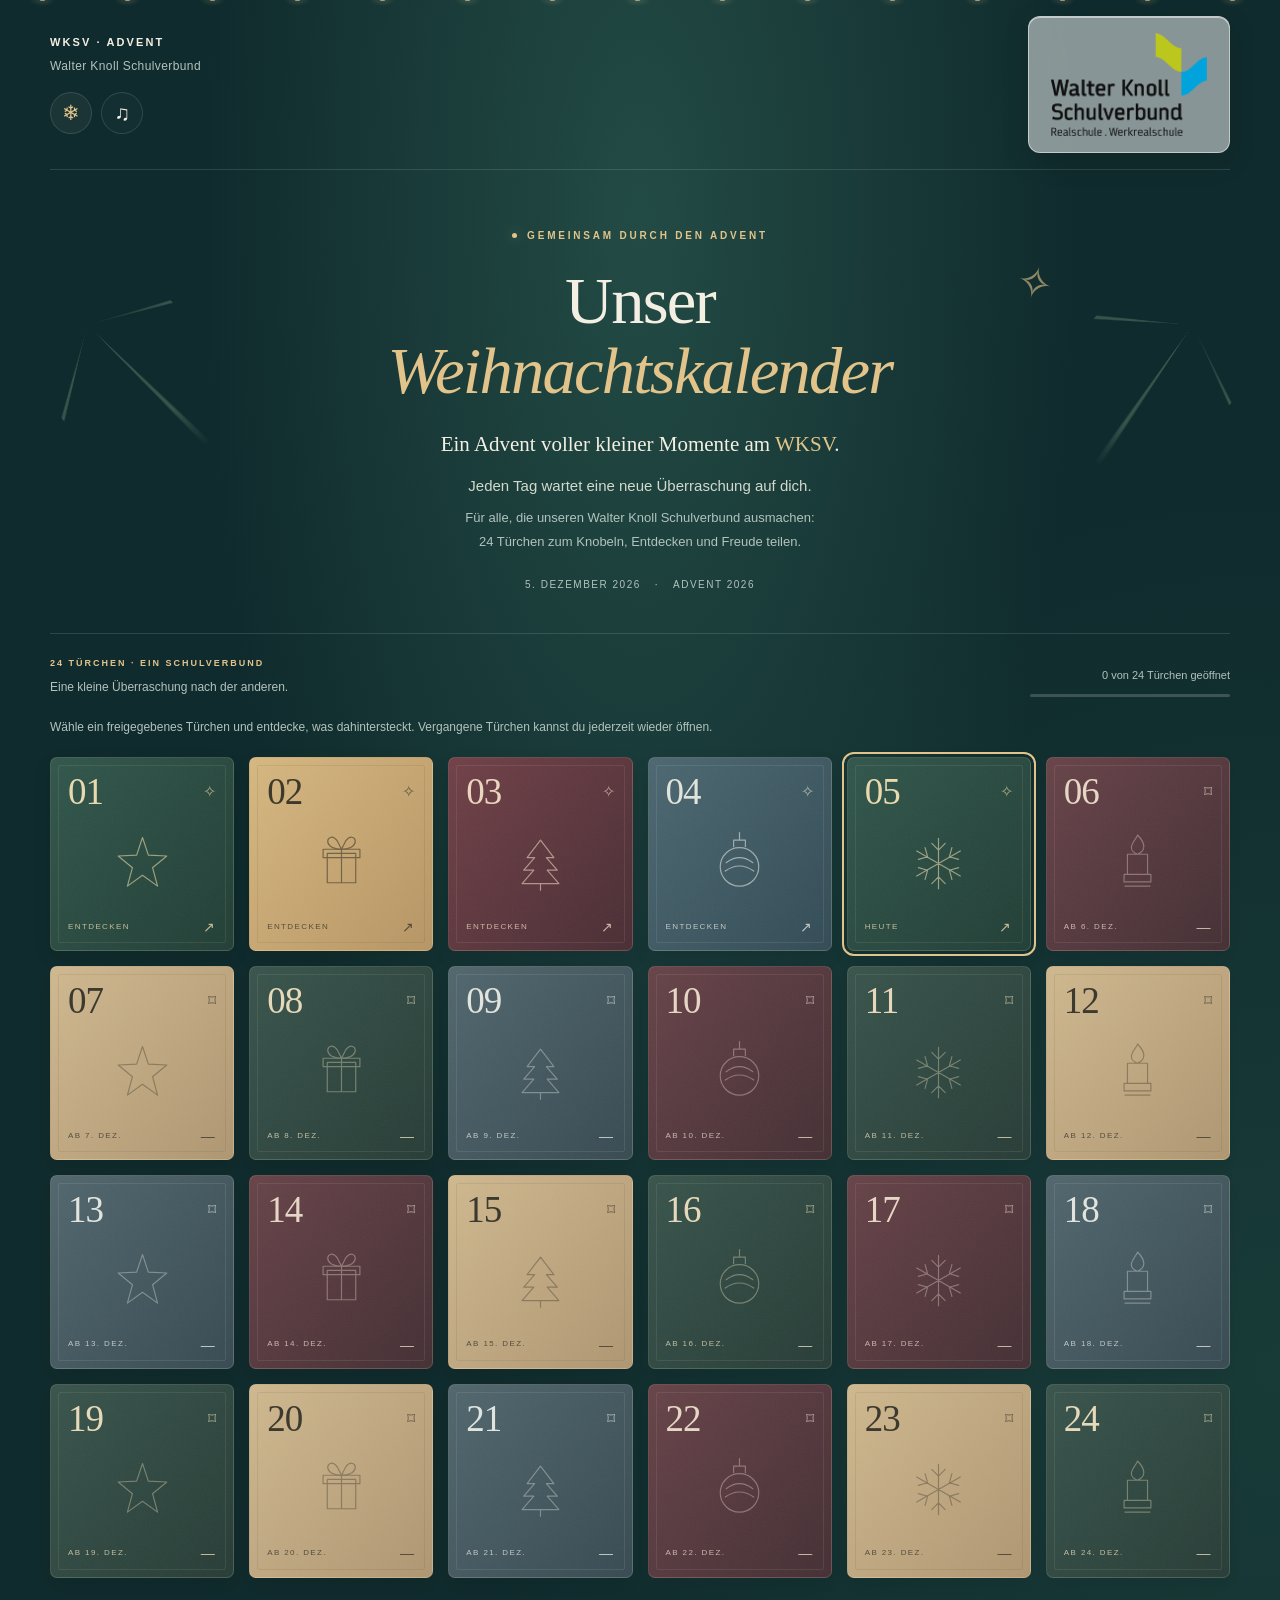
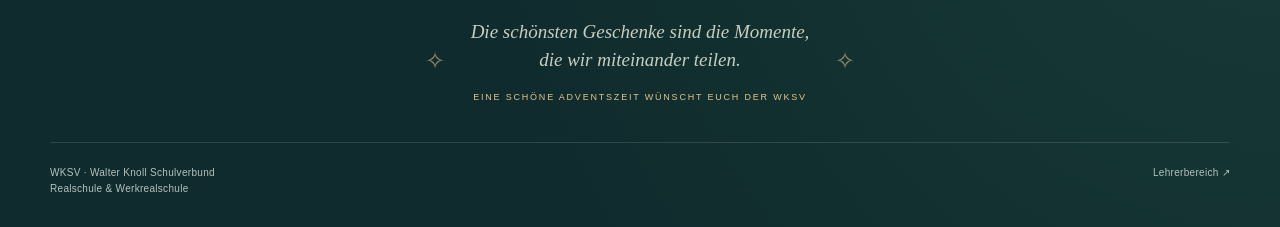
<file: index.html>
<!doctype html>
<html lang="de">
<head>
  <meta charset="utf-8">
  <meta name="viewport" content="width=device-width, initial-scale=1">
  <meta name="theme-color" content="#102f30">
  <meta name="description" content="Der Weihnachtskalender des WKSV – Walter Knoll Schulverbund. 24 Türchen voller Rätsel, Ideen und Überraschungen für unsere Schulgemeinschaft.">
  <title>WKSV · Unser Weihnachtskalender</title>
  <link rel="icon" href="./assets/star.svg" type="image/svg+xml">
  <link rel="stylesheet" href="./style.css">
  <script type="module" src="./app.js"></script>
</head>
<body class="school-calendar">
  <div class="snow" aria-hidden="true"></div>
  <div class="light-string" aria-hidden="true"></div>
  <header class="topbar wrap">
    <div class="header-intro">
      <a class="brand" href="./index.html"><span class="brand-text"><span class="brand-name">WKSV · ADVENT</span><span class="brand-context">Walter Knoll Schulverbund</span></span></a>
      <div class="top-actions">
        <button id="snow-toggle" class="icon-button" type="button" aria-pressed="true" aria-label="Schneefall ausschalten">❄</button>
        <button id="music-toggle" class="icon-button" type="button" aria-pressed="false" aria-label="Wintermelodie einschalten">♫</button>
      </div>
    </div>
    <a class="school-logo" href="./index.html" aria-label="Walter Knoll Schulverbund – zum Weihnachtskalender"><img src="./assets/wks-logo.png" width="629" height="414" alt="Walter Knoll Schulverbund – Realschule &amp; Werkrealschule"></a>
  </header>
  <main class="wrap">
    <section class="hero" aria-labelledby="page-title">
      <div class="eyebrow"><span></span> GEMEINSAM DURCH DEN ADVENT</div>
      <h1 id="page-title">Unser<br><em>Weihnachtskalender</em></h1>
      <p class="hero-school">Ein Advent voller kleiner Momente am <abbr title="Walter Knoll Schulverbund">WKSV</abbr>.</p>
      <p class="hero-description">Jeden Tag wartet eine neue Überraschung auf dich.</p>
      <p class="hero-welcome">Für alle, die unseren Walter Knoll Schulverbund ausmachen:<br>24 Türchen zum Knobeln, Entdecken und Freude teilen.</p>
      <div class="hero-meta"><span id="current-date"></span><span class="meta-dot">·</span><span id="season-label"></span></div>
      <div class="branch branch-left" aria-hidden="true"></div>
      <div class="branch branch-right" aria-hidden="true"></div>
      <span class="hero-star" aria-hidden="true">✧</span>
    </section>
    <section class="calendar-section" aria-label="Adventskalender mit 24 Türchen">
      <div class="calendar-toolbar">
        <div><span class="section-label">24 TÜRCHEN · EIN SCHULVERBUND</span><p id="availability-note">Der Kalender wird geladen …</p></div>
        <div class="progress-block"><span id="progress-label">0 von 24 Türchen geöffnet</span><progress id="progress" max="24" value="0" aria-label="Geöffnete Türchen"></progress></div>
      </div>
      <p class="calendar-help">Wähle ein freigegebenes Türchen und entdecke, was dahintersteckt. Vergangene Türchen kannst du jederzeit wieder öffnen.</p>
      <div id="calendar-grid" class="calendar-grid" aria-busy="true"></div>
      <p id="app-status" class="status" role="status" aria-live="polite"></p>
    </section>
    <div class="closing-note"><span aria-hidden="true">✧</span><div><p>Die schönsten Geschenke sind die Momente,<br>die wir miteinander teilen.</p><span class="school-signoff">EINE SCHÖNE ADVENTSZEIT WÜNSCHT EUCH DER WKSV</span></div><span aria-hidden="true">✧</span></div>
  </main>
  <footer class="site-footer wrap"><span>WKSV · Walter Knoll Schulverbund<br>Realschule &amp; Werkrealschule</span><a href="./admin.html">Lehrerbereich <span aria-hidden="true">↗</span></a></footer>
  <dialog id="door-dialog" class="door-dialog" aria-labelledby="door-title">
    <button class="dialog-close icon-button" type="button" aria-label="Türchen schließen">×</button>
    <div id="door-content"></div>
  </dialog>
  <noscript><p class="notice wrap">Bitte aktiviere JavaScript, um den Kalender zu verwenden.</p></noscript>
</body>
</html>
</file>
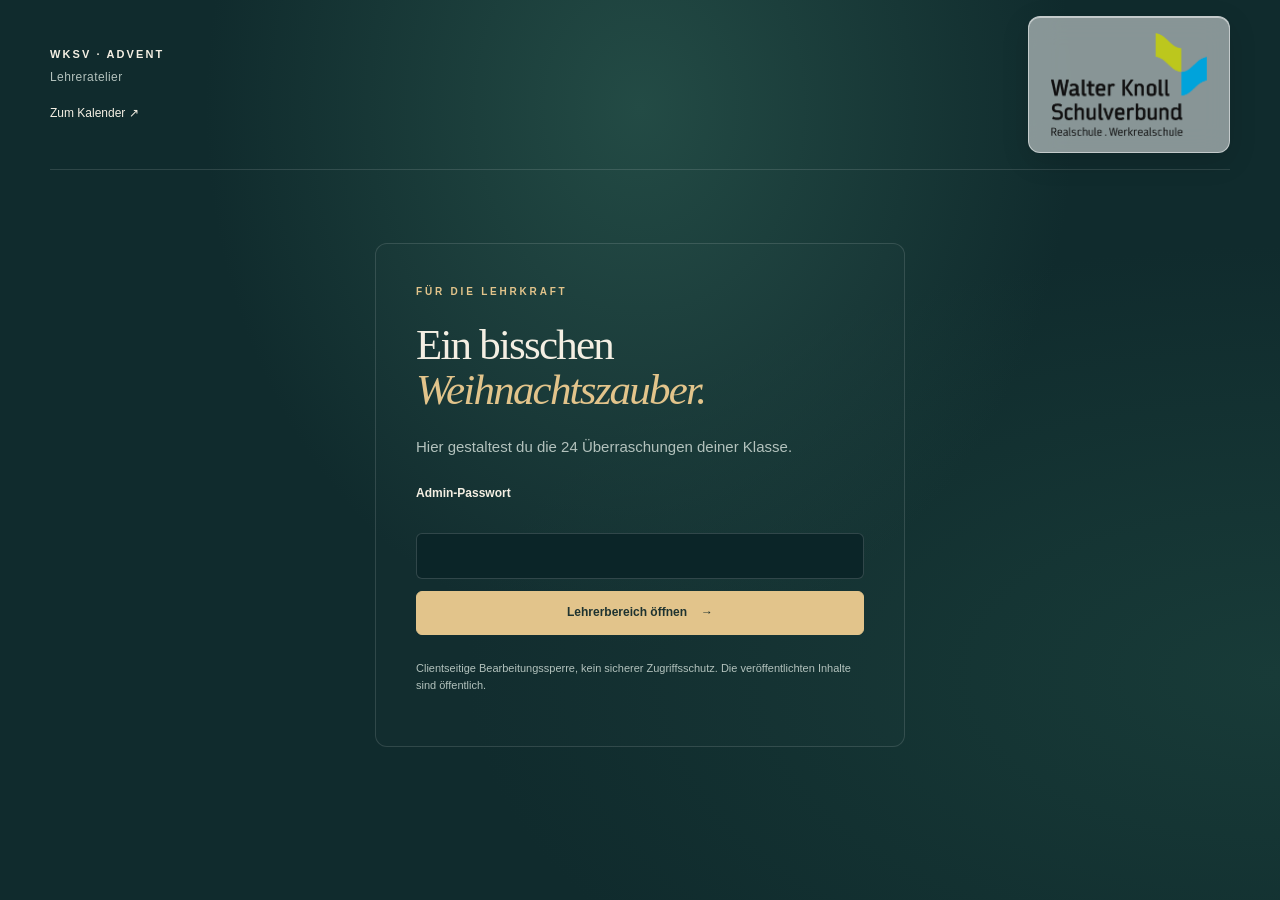
<file: admin.html>
<!doctype html>
<html lang="de">
<head>
  <meta charset="utf-8">
  <meta name="viewport" content="width=device-width, initial-scale=1">
  <meta name="theme-color" content="#102f30">
  <meta name="robots" content="noindex">
  <title>WKSV · Lehrerbereich</title>
  <link rel="icon" href="./assets/star.svg" type="image/svg+xml">
  <link rel="stylesheet" href="./style.css">
  <script type="module" src="./admin.js"></script>
</head>
<body class="admin-page">
  <header class="topbar wrap">
    <div class="header-intro">
      <a class="brand" href="./index.html"><span class="brand-text"><span class="brand-name">WKSV · ADVENT</span><span class="brand-context">Lehreratelier</span></span></a>
      <a class="text-link" href="./index.html">Zum Kalender ↗</a>
    </div>
    <a class="school-logo" href="./index.html" aria-label="Walter Knoll Schulverbund – zum Weihnachtskalender"><img src="./assets/wks-logo.png" width="629" height="414" alt="Walter Knoll Schulverbund – Realschule &amp; Werkrealschule"></a>
  </header>
  <main class="wrap admin-main">
    <section id="login-panel" class="login-panel panel">
      <div class="eyebrow">FÜR DIE LEHRKRAFT</div>
      <h1>Ein bisschen<br><em>Weihnachtszauber.</em></h1>
      <p>Hier gestaltest du die 24 Überraschungen deiner Klasse.</p>
      <form id="login-form">
        <label for="password">Admin-Passwort</label>
        <input id="password" type="password" autocomplete="current-password" required maxlength="256">
        <button class="button primary" type="submit">Lehrerbereich öffnen <span aria-hidden="true">→</span></button>
      </form>
      <p class="small muted">Clientseitige Bearbeitungssperre, kein sicherer Zugriffsschutz. Die veröffentlichten Inhalte sind öffentlich.</p>
    </section>
    <section id="admin-panel" hidden>
      <div class="admin-heading"><div><div class="eyebrow">DEIN KREATIVATELIER</div><h1>Weihnachtskalender <em>verwalten</em></h1></div><button id="logout" class="button" type="button">Abmelden</button></div>
      <div class="notice"><strong>Lokal bearbeiten, bewusst veröffentlichen.</strong> Speichern sichert deinen Entwurf in diesem Browser. Für die Klasse unten mit GitHub verbinden und „Für die Klasse veröffentlichen“ wählen. GitHub Pages aktualisiert die Website anschließend mit etwas Verzögerung. Alternativ weiterhin exportieren und manuell hochladen.</div>
      <section class="settings panel" aria-label="Kalendereinstellungen">
        <label for="calendar-year">Kalenderjahr<input id="calendar-year" type="number" min="2020" max="2100" required></label>
        <label class="check-label"><input id="preview-mode" type="checkbox"> Vorschau-/Testmodus <span class="muted small">(nur hier: alle Türchen testen)</span></label>
        <button id="save-settings" type="button" class="button">Jahr speichern</button>
        <div class="layout-settings">
          <div class="layout-heading"><div><h2>Anordnung im Schülerkalender</h2><p id="order-help" class="small muted">Nur die Positionen werden gemischt. Inhalte und Freigabedaten bleiben beim jeweiligen Türchen. Die neue Anordnung wird sofort lokal gespeichert.</p></div><div class="data-actions"><button id="shuffle-doors" class="button" type="button" aria-describedby="order-help">Türchen mischen</button><button id="sort-doors" class="button" type="button">Nach Datum sortieren</button></div></div>
          <ol id="order-preview" class="order-preview" aria-label="Gespeicherte Türchenreihenfolge im Schülerkalender"></ol>
        </div>
      </section>
      <div class="admin-layout">
        <aside class="panel door-picker"><div class="section-label">24 KLEINE ÜBERRASCHUNGEN</div><h2>Türchen auswählen</h2><div id="admin-grid" class="admin-grid"></div><p class="small muted">Ausgefüllte Türchen sind mit einem Punkt markiert.</p></aside>
        <section class="panel editor-panel" aria-labelledby="editor-heading">
          <div class="editor-top"><h2 id="editor-heading">Türchen 1</h2><span id="save-state" class="small muted">Gespeichert</span></div>
          <form id="door-form">
            <label for="door-title-input">Titel<input id="door-title-input" name="title" maxlength="160" required></label>
            <label for="door-text">Text<textarea id="door-text" name="text" rows="5" maxlength="12000"></textarea></label>
            <div class="form-columns">
              <label for="door-image">Bild-URL<input id="door-image" name="image" type="url" placeholder="https://…" maxlength="2048"></label>
              <label for="image-file">Oder Bild auswählen<input id="image-file" type="file" accept="image/png,image/jpeg,image/webp,image/gif"><span class="small muted">Max. 1 MB; für viele Bilder besser URLs verwenden.</span></label>
            </div>
            <div id="image-preview" class="image-preview" hidden><img alt="Vorschau des ausgewählten Bildes"><button id="remove-image" type="button" class="button small">Bild entfernen</button></div>
            <label for="door-image-alt">Bildbeschreibung (Barrierefreiheit)<input id="door-image-alt" name="imageAlt" maxlength="300"></label>
            <div class="form-columns">
              <label for="door-link">Link-URL<input id="door-link" name="link" type="url" placeholder="https://…" maxlength="2048"></label>
              <label for="door-button">Button-Text<input id="door-button" name="buttonText" placeholder="Überraschung entdecken" maxlength="80"></label>
            </div>
            <label for="door-video">Video-URL<input id="door-video" name="video" type="url" placeholder="YouTube, Vimeo oder direktes MP4/WebM" maxlength="2048"><span class="small muted">Externe Videos werden erst nach einem bewussten Klick geladen.</span></label>
            <label for="door-task">Aufgabe / Rätsel<textarea id="door-task" name="task" rows="3" maxlength="6000"></textarea></label>
            <label for="door-answer">Optionale Lösung<textarea id="door-answer" name="answer" rows="2" maxlength="6000"></textarea></label>
            <div class="form-columns">
              <label for="door-release">Verfügbarkeit<select id="door-release" name="release"><option value="date">Automatisch ab dem Dezemberdatum</option><option value="open">Jetzt freigeben (auch vor dem Datum)</option><option value="locked">Gesperrt lassen</option></select></label>
              <label for="door-theme">Türchenfarbe<select id="door-theme" name="theme"><option value="pine">Tannengrün</option><option value="berry">Bordeaux</option><option value="gold">Goldpapier</option><option value="frost">Winterblau</option></select></label>
            </div>
            <div class="editor-actions"><button class="button primary" type="submit">Änderungen speichern</button><button id="preview-door" class="button" type="button">Vorschau</button><button id="reset-door" class="button danger" type="button">Türchen zurücksetzen</button></div>
          </form>
        </section>
      </div>
      <section class="panel github-panel" aria-labelledby="github-heading">
        <div class="editor-top"><h2 id="github-heading">Für die Klasse veröffentlichen</h2><span id="github-connection" class="small muted" role="status">Nicht verbunden</span></div>
        <p class="small muted">Ziel: Jubitwo/klassenmomente-adventskalender · main. GitHub prüft deine Schreibberechtigung. Veröffentlicht werden alle lokal gespeicherten Inhalte und die Türchenanordnung, nicht das Passwort.</p>
        <details><summary>Einmalig ein GitHub-Token einrichten</summary><ol class="small muted"><li>In GitHub unter Settings → Developer settings → Personal access tokens → Fine-grained tokens ein neues Token erstellen.</li><li>Resource owner: Jubitwo; Repository access: Only select repositories → klassenmomente-adventskalender.</li><li>Repository permissions: Contents → Read and write. Kurzes Ablaufdatum wählen. Keine weiteren Schreibrechte nötig.</li><li>Token nur unten eingeben, niemals im Chat, in Kalenderinhalten oder im Repository hinterlegen. Weitere Lehrkräfte benötigen eigene GitHub-Schreibrechte und eigene Tokens.</li></ol><a href="https://github.com/settings/personal-access-tokens/new" target="_blank" rel="noopener noreferrer" class="text-link">Token-Einstellungen auf GitHub öffnen ↗</a></details>
        <form id="github-form" class="github-form">
          <label for="github-token">GitHub-Zugriffstoken (nur für diese Sitzung)<input id="github-token" type="password" autocomplete="off" autocapitalize="off" spellcheck="false" required maxlength="255" aria-describedby="github-token-note"></label>
          <button id="github-connect" class="button" type="submit">Mit GitHub verbinden</button>
        </form>
        <p id="github-token-note" class="small muted">Das Token bleibt nur im Arbeitsspeicher und wird beim Neuladen, Abmelden oder Trennen verworfen. Es wird ausschließlich an api.github.com gesendet. Nur auf einem vertrauenswürdigen Gerät verwenden.</p>
        <div class="data-actions"><button id="github-load" class="button" type="button" disabled>GitHub-Stand laden</button><button id="github-publish" class="button primary" type="button" disabled>Für die Klasse veröffentlichen</button><button id="github-disconnect" class="button" type="button" disabled>Verbindung trennen</button></div>
        <p id="github-result" class="small" role="status" aria-live="polite"></p>
        <a class="text-link" href="https://github.com/Jubitwo/klassenmomente-adventskalender/actions" target="_blank" rel="noopener noreferrer">Veröffentlichungsstatus auf GitHub prüfen ↗</a>
      </section>
      <section class="panel data-panel"><div><h2>Lokale Sicherungen</h2><p class="muted small">Export enthält die Kalenderinhalte, nicht das Passwort oder persönliche Öffnungen.</p></div><div class="data-actions"><button id="export" class="button" type="button">Alle Daten exportieren ↓</button><label class="button file-button">Daten importieren ↑<input id="import" type="file" accept=".json,application/json"></label><button id="reset-all" class="button danger" type="button">Kalender zurücksetzen</button></div></section>
      <details class="panel password-panel"><summary>Admin-Passwort ändern</summary><form id="password-form"><label>Aktuelles Passwort<input name="currentPassword" type="password" autocomplete="current-password" required></label><label>Neues Passwort (mindestens 12 Zeichen)<input name="newPassword" type="password" autocomplete="new-password" minlength="12" maxlength="256" required></label><label>Neues Passwort wiederholen<input name="confirmPassword" type="password" autocomplete="new-password" minlength="12" maxlength="256" required></label><button class="button" type="submit">Passwort ändern & Konfiguration herunterladen</button><p class="small muted">Lokal sofort wirksam. Für andere Geräte die heruntergeladene auth-config.js im Repository ersetzen. Das ist weiterhin kein echter Zugriffsschutz.</p></form></details>
    </section>
    <p id="admin-status" class="status" role="status" aria-live="polite"></p>
  </main>
  <dialog id="door-dialog" class="door-dialog" aria-labelledby="door-title"><button class="dialog-close icon-button" type="button" aria-label="Vorschau schließen">×</button><div id="door-content"></div></dialog>
  <noscript><p class="notice wrap">Bitte aktiviere JavaScript für den Lehrerbereich.</p></noscript>
</body>
</html>
</file>
<file: style.css>
:root {
  color-scheme: dark;
  --bg: #102b2d;
  --text: #f4efe3;
  --muted: #b3c2bd;
  --gold: #e2c48b;
  --border: #ffffff20;
  --serif: "Iowan Old Style", "Palatino Linotype", "Book Antiqua", Palatino, Georgia, serif;
  --sans: -apple-system, BlinkMacSystemFont, "Segoe UI", sans-serif;
}
* { box-sizing: border-box; }
[hidden] { display: none !important; }
body { margin: 0; font: 15px/1.6 var(--sans); color: var(--text); background: radial-gradient(ellipse at 50% 12%, #234b45 0, transparent 48%), radial-gradient(ellipse at 100% 75%, #183b38 0, transparent 45%), var(--bg); min-height: 100vh; }
body:has(dialog[open]) { overflow: hidden; }
button, input, textarea, select { font: inherit; }
button, a, input, select, textarea, summary { -webkit-tap-highlight-color: transparent; }
button, a, summary { touch-action: manipulation; }
button { color: inherit; cursor: pointer; }
a { color: inherit; text-underline-offset: 4px; }
button:focus-visible, a:focus-visible, input:focus-visible, textarea:focus-visible, select:focus-visible, summary:focus-visible { outline: 3px solid var(--gold); outline-offset: 5px; }
button:disabled { cursor: wait; opacity: .65; }
.wrap { width: min(1180px, calc(100% - 80px)); margin: 0 auto; }
.topbar { min-height: 96px; display: flex; justify-content: space-between; align-items: center; gap: 20px; border-bottom: 1px solid var(--border); position: relative; z-index: 2; }
.brand { font-size: 11px; font-weight: 650; letter-spacing: 2.1px; text-decoration: none; display: flex; align-items: center; gap: 12px; }
.header-intro { display: flex; flex-direction: column; align-items: flex-start; gap: 16px; min-width: 0; padding: 20px 0; }
.school-logo { display: block; flex-shrink: 0; margin: 16px 0; padding: 16px 22px; border: 1px solid #ffffff80; border-radius: 12px; background: rgb(255 255 255 / 50%); -webkit-backdrop-filter: blur(14px); backdrop-filter: blur(14px); box-shadow: 0 8px 28px #00000020, inset 0 1px 0 #ffffff80; }
.school-logo img { display: block; width: 156px; height: auto; }
.brand-text { display: flex; flex-direction: column; gap: 5px; }
.brand-name { font-size: 11px; letter-spacing: 2.1px; }
.brand-context { font-size: 12px; font-weight: 400; letter-spacing: .4px; color: var(--muted); }
.top-actions { display: flex; gap: 9px; }
.icon-button { width: 42px; height: 42px; display: grid; place-items: center; border-radius: 50%; border: 1px solid var(--border); background: #ffffff05; font-size: 21px; transition: background .2s; }
.icon-button:hover, .icon-button[aria-pressed="true"] { background: #ffffff0c; color: var(--gold); }
.hero { text-align: center; position: relative; padding: 70px 0 53px; }
.eyebrow, .section-label { font-size: 10px; letter-spacing: 2.8px; font-weight: 650; color: var(--gold); }
.eyebrow { display: flex; align-items: center; justify-content: center; gap: 10px; }
.eyebrow > span { width: 5px; height: 5px; background: var(--gold); border-radius: 50%; box-shadow: 0 0 12px #e2c48b70; }
h1, h2, h3, p { margin-top: 0; }
h1 { font: 400 clamp(40px, 5.2vw, 68px)/1.06 var(--serif); letter-spacing: -1.8px; margin: 22px 0; }
h1 em { color: var(--gold); font-weight: 400; }
.hero-description { font-size: 15px; color: #d2d9cc; margin: 24px 0 18px; }
.school-calendar .hero { padding-top: 58px; padding-bottom: 40px; }
.hero-school { margin: 22px 0 0; font: 400 21px/1.5 var(--serif); color: var(--text); }
.hero-school abbr { text-decoration: none; color: var(--gold); }
.school-calendar .hero-description { margin: 14px 0 8px; }
.hero-welcome { font-size: 13px; line-height: 1.8; color: var(--muted); margin: 0 auto 24px; max-width: 520px; text-wrap: pretty; }
.calendar-help { color: var(--muted); font-size: 12px; margin: 0 0 20px; max-width: 680px; }
.school-signoff { display: block; font-size: 9px; letter-spacing: 1.8px; color: var(--gold); margin-top: 15px; }
.school-calendar .hero > .branch, .school-calendar .hero > .hero-star { pointer-events: none; }
.hero-meta { display: flex; gap: 14px; justify-content: center; align-items: center; font-size: 10px; letter-spacing: 1.5px; text-transform: uppercase; color: var(--muted); }
.meta-dot { color: var(--gold); }
.hero-star { position: absolute; right: 15%; top: 78px; font-size: 44px; color: var(--gold); opacity: .6; transform: rotate(15deg); }
.branch { position: absolute; width: 160px; height: 170px; top: 135px; opacity: .4; background: repeating-conic-gradient(from 25deg at 50% 0, transparent 0 28deg, #72917a 29deg 30deg, transparent 31deg 60deg); mask-image: linear-gradient(to bottom, transparent, black 20%, black 70%, transparent); }
.branch-left { left: 1%; transform: rotate(-40deg); }
.branch-right { right: 1%; transform: rotate(40deg); }
.calendar-section { position: relative; z-index: 1; }
.calendar-toolbar { display: flex; justify-content: space-between; align-items: flex-end; gap: 24px; padding: 15px 0 21px; border-top: 1px solid var(--border); }
.calendar-toolbar p { margin: 5px 0 0; font-size: 12px; color: var(--muted); }
.section-label { font-size: 9px; letter-spacing: 2px; }
.progress-block { min-width: 200px; text-align: right; font-size: 11px; color: var(--muted); }
progress { appearance: none; width: 100%; height: 3px; display: block; border: 0; border-radius: 9px; overflow: hidden; margin-top: 10px; background: #ffffff18; }
progress::-webkit-progress-bar { background: #ffffff18; }
progress::-webkit-progress-value { background: var(--gold); }
progress::-moz-progress-bar { background: var(--gold); }
.calendar-grid { display: grid; grid-template-columns: repeat(6, 1fr); gap: 15px; }
.door { position: relative; min-width: 0; aspect-ratio: .95; border: 1px solid #e6d4a92b; border-radius: 7px; padding: 15px 17px 12px; display: flex; flex-direction: column; align-items: stretch; overflow: hidden; isolation: isolate; text-align: left; box-shadow: 0 7px 20px #00000012; transition: transform .25s, box-shadow .25s, border-color .25s; }
.door::before { content: ""; position: absolute; inset: 7px; border: 1px solid currentColor; opacity: .10; z-index: -1; border-radius: 2px; }
.door::after { content: ""; position: absolute; inset: 0; opacity: .3; z-index: -1; background-image: url("data:image/svg+xml,%3Csvg xmlns='http://www.w3.org/2000/svg' width='160' height='160'%3E%3Cfilter id='n'%3E%3CfeTurbulence type='fractalNoise' baseFrequency='.7' numOctaves='3' stitchTiles='stitch'/%3E%3C/filter%3E%3Cpath fill='%23fff' opacity='.17' filter='url(%23n)' d='M0 0h160v160H0z'/%3E%3C/svg%3E"); pointer-events: none; }
.pine { background: linear-gradient(130deg, #31564b, #213e35); color: #e9d9af; }
.berry { background: linear-gradient(130deg, #704047, #492d34); color: #ead5bf; }
.gold { background: linear-gradient(130deg, #d6b780, #b69564); color: #3d392b; }
.frost { background: linear-gradient(130deg, #4c6771, #324b55); color: #e0e4db; }
.door-top, .door-bottom { display: flex; align-items: center; justify-content: space-between; gap: 4px; }
.door-day { font: 400 37px/1 var(--serif); letter-spacing: -1px; }
.door-indicator { opacity: .65; font-size: 16px; }
.door-motif { display: grid; place-items: center; flex: 1; min-height: 0; }
.door-motif svg { width: 67px; height: 67px; opacity: .6; transition: transform .4s; }
.door-bottom { font-size: 8px; letter-spacing: 1.4px; opacity: .8; }
.door-bottom > span { font-size: 14px; }
.door.available:hover { transform: translateY(-5px); box-shadow: 0 15px 30px #0000002b; border-color: #ecd7a8a0; }
.door.available:hover .door-motif svg { transform: rotate(-6deg) scale(1.08); }
.door.locked { filter: saturate(.75); }
.door.locked .door-motif { opacity: .65; }
.door.today { outline: 2px solid var(--gold); outline-offset: 3px; }
.door.visited { border-color: #e2c48b80; }
.closing-note { padding: 40px 0 38px; display: flex; justify-content: center; align-items: center; gap: 26px; color: var(--gold); text-align: center; }
.closing-note p { margin: 0; font: italic 19px/1.5 var(--serif); color: #c7cec0; }
.closing-note > span { opacity: .6; font-size: 24px; }
.site-footer { border-top: 1px solid var(--border); padding: 22px 0 30px; display: flex; justify-content: space-between; gap: 20px; color: var(--muted); font-size: 10px; letter-spacing: .3px; }
.site-footer a { text-decoration: none; }
.site-footer a:hover { color: var(--gold); }
.snow { position: fixed; inset: 0; overflow: hidden; pointer-events: none; z-index: 2; opacity: .45; }
.snow span { position: absolute; left: var(--left); top: -10px; width: var(--size); height: var(--size); border-radius: 50%; background: #fff; animation: snowfall var(--duration) var(--delay) linear infinite; }
@keyframes snowfall { from { transform: translate3d(0, -10px, 0); } to { transform: translate3d(45px, 105vh, 0); } }
.light-string { height: 20px; position: absolute; inset: 0 0 auto; opacity: .6; background: radial-gradient(ellipse at 50% 0, #ffe0a9 0 2px, #e2c48b35 3px, transparent 13px) 0 0 / 85px 20px repeat-x; }
.door-dialog { width: min(620px, calc(100% - 32px)); max-height: calc(100dvh - 48px); border: 1px solid #e2c48b50; border-radius: 16px; padding: 45px; background: radial-gradient(ellipse at 50% 0, #315248, transparent 60%), #173735; color: var(--text); box-shadow: 0 30px 100px #0008; }
.door-dialog[open] { animation: modal-in .25s ease-out; }
.door-dialog::backdrop { background: #061819c9; backdrop-filter: blur(8px); }
.dialog-close { position: absolute; right: 15px; top: 15px; font-size: 27px; }
#door-content { position: relative; }
#door-content > .eyebrow { justify-content: flex-start; margin-bottom: 24px; }
.modal-motif { width: 75px; height: 75px; border-radius: 50%; padding: 10px; margin-bottom: 22px; }
.modal-motif svg { width: 100%; height: 100%; }
.door-dialog h2 { font: 400 36px/1.15 var(--serif); margin-bottom: 18px; }
.door-dialog p { white-space: pre-wrap; overflow-wrap: anywhere; }
.door-text { color: #d5ded3; }
.door-image { width: 100%; max-height: 340px; object-fit: contain; border-radius: 9px; margin: 8px 0 24px; }
.task-box { border: 1px solid #e2c48b30; border-radius: 9px; padding: 22px; margin: 20px 0; background: #e2c48b08; }
.task-box h3 { font-size: 12px; color: var(--gold); margin-bottom: 12px; }
.task-box p, .answer-box p { margin-bottom: 0; }
.answer-box { margin: 20px 0; }
summary { cursor: pointer; color: var(--gold); }
.answer-box p { padding: 14px 0; color: var(--muted); }
.video-consent { margin: 24px 0; }
.video-consent iframe, .video-consent video { border: 0; width: 100%; aspect-ratio: 16/9; border-radius: 8px; background: #071a1a; }
.celebration { position: absolute; pointer-events: none; left: 50%; top: 130px; }
.celebration span { position: absolute; color: var(--gold); animation: star-burst 1.5s ease-out both; }
@keyframes star-burst { 0% { transform: translate(0,0) scale(0); opacity: 1; } 100% { transform: translate(var(--x), var(--y)) rotate(var(--rotation)); opacity: 0; } }
@keyframes modal-in { from { opacity: 0; transform: translateY(14px) scale(.98); } to { opacity: 1; transform: none; } }
.button { display: inline-flex; align-items: center; justify-content: center; gap: 14px; padding: 11px 17px; border: 1px solid #ffffff30; border-radius: 6px; background: #ffffff05; color: var(--text); text-decoration: none; font-size: 12px; font-weight: 600; transition: background .2s; }
.button:hover { background: #ffffff12; }
.button.primary { background: var(--gold); border-color: var(--gold); color: #1e3330; }
.button.primary:hover { background: #efd5a5; }
.button.danger { color: #f1b2ab; }
.content-link { margin-top: 12px; }
.panel { border: 1px solid var(--border); border-radius: 12px; background: #ffffff03; padding: 28px; }
.admin-main { padding: 38px 0 70px; }
.admin-heading { display: flex; justify-content: space-between; align-items: center; gap: 25px; }
.admin-heading .eyebrow { justify-content: flex-start; }
.admin-heading h1 { font-size: 40px; line-height: 1.2; }
.admin-heading h1 em { display: block; }
.login-panel { max-width: 530px; margin: 35px auto; padding: 40px; }
.login-panel h1 { font-size: 43px; }
.login-panel .eyebrow { justify-content: flex-start; }
.login-panel > p { color: var(--muted); }
.login-panel form { display: grid; gap: 12px; margin: 25px 0; }
label { display: flex; flex-direction: column; gap: 7px; font-size: 12px; font-weight: 550; margin-bottom: 18px; }
input, textarea, select { width: 100%; min-height: 44px; border: 1px solid #ffffff28; border-radius: 6px; background: #0b2528; color: var(--text); padding: 11px 12px; font-size: 14px; }
input::placeholder, textarea::placeholder { color: #819b96; }
textarea { resize: vertical; line-height: 1.6; }
input[type="file"] { font-size: 11px; padding: 10px; }
input[type="checkbox"] { width: 18px; min-height: 18px; height: 18px; accent-color: var(--gold); }
.notice { padding: 18px 23px; background: #e2c48b0c; border: 1px solid #e2c48b30; border-radius: 8px; font-size: 12px; color: #d9d8c3; margin: 18px 0 24px; }
.notice strong { display: block; color: var(--gold); margin-bottom: 5px; }
code { color: var(--gold); }
.settings { display: flex; align-items: center; flex-wrap: wrap; gap: 25px; padding: 20px 25px; margin-bottom: 25px; }
.settings label { margin: 0; }
.layout-settings { flex-basis: 100%; min-width: 0; border-top: 1px solid var(--border); padding-top: 20px; }
.layout-heading { display: flex; align-items: center; justify-content: space-between; gap: 20px; flex-wrap: wrap; }
.layout-heading h2 { font-size: 22px; margin-bottom: 6px; }
.layout-heading p { margin-bottom: 0; max-width: 560px; }
.order-preview { display: grid; grid-template-columns: repeat(12, minmax(0, 1fr)); gap: 6px; padding: 0; margin: 18px 0 0; list-style: none; }
.order-preview li { border: 1px solid var(--border); border-radius: 4px; padding: 6px 0; text-align: center; color: var(--gold); font-size: 11px; }
.settings input[type="number"] { width: 120px; }
.check-label { flex-direction: row; align-items: center; flex-wrap: wrap; flex: 1; }
.admin-layout { display: grid; grid-template-columns: 280px minmax(0,1fr); gap: 25px; align-items: start; }
.panel h2 { font: 400 25px/1.3 var(--serif); margin-bottom: 23px; }
.door-picker { position: sticky; top: 25px; }
.door-picker h2 { margin-top: 10px; }
.admin-grid { display: grid; grid-template-columns: repeat(4,1fr); gap: 9px; margin-bottom: 20px; }
.picker-button { border: 1px solid var(--border); background: #ffffff04; border-radius: 5px; min-height: 45px; position: relative; font-size: 13px; }
.picker-button.selected { background: var(--gold); color: #142c2c; border-color: var(--gold); }
.picker-button.filled::after { content: ""; width: 3px; height: 3px; border-radius: 50%; background: currentColor; position: absolute; bottom: 6px; left: calc(50% - 1px); }
.editor-top { display: flex; justify-content: space-between; align-items: center; margin-bottom: 25px; gap: 10px; }
.editor-top h2 { margin: 0; }
.form-columns { display: grid; grid-template-columns: 1fr 1fr; gap: 20px; }
.editor-actions, .data-actions { display: flex; gap: 10px; flex-wrap: wrap; }
.editor-actions { margin-top: 10px; }
.image-preview { display: flex; align-items: center; gap: 15px; margin-bottom: 20px; }
.image-preview img { width: 130px; max-height: 100px; object-fit: contain; border-radius: 6px; }
.data-panel { margin-top: 25px; display: flex; align-items: center; justify-content: space-between; flex-wrap: wrap; gap: 20px; }
.data-panel h2 { margin-bottom: 8px; }
.data-panel p { margin: 0; }
.github-panel { margin-top: 25px; }
.github-form { display: flex; align-items: flex-end; flex-wrap: wrap; gap: 12px; margin-top: 22px; }
.github-form label { flex: 1 1 240px; margin: 0; }
.github-panel .data-actions { margin-top: 18px; }
.github-panel details { margin-bottom: 18px; }
.github-panel ol { padding-left: 22px; }
.github-panel li { margin-bottom: 8px; }
.file-button { margin: 0; position: relative; overflow: hidden; }
.file-button input { position: absolute; inset: 0; opacity: 0; cursor: pointer; }
.file-button:focus-within { outline: 3px solid var(--gold); outline-offset: 5px; }
.password-panel { margin-top: 25px; }
.password-panel form { max-width: 500px; margin-top: 25px; }
.small { font-size: 11px; font-weight: 400; }
.muted { color: var(--muted); }
.status { font-size: 13px; color: var(--gold); margin: 14px 0 0; white-space: pre-wrap; }
.status:empty { display: none; }
.status.error, .error { color: #ffbeb4; }
.admin-main > .status { position: sticky; bottom: 15px; padding: 16px 20px; border: 1px solid var(--border); background: #102b2df5; border-radius: 8px; z-index: 3; box-shadow: 0 8px 30px #0003; }
.text-link { font-size: 12px; text-decoration: none; }
@media (min-width: 1500px) { .hero { padding-top: 90px; padding-bottom: 65px; } }
@media (max-width: 1000px) { .calendar-grid { grid-template-columns: repeat(4,1fr); } .door { aspect-ratio: 1.1; } .branch { width: 90px; opacity: .25; } .hero-star { right: 6%; } .admin-layout { grid-template-columns: 230px minmax(0,1fr); gap: 18px; } .panel { padding: 22px; } .form-columns { grid-template-columns: 1fr; gap: 0; } }
@media (max-width: 700px) { .wrap { width: calc(100% - 36px); } .topbar { min-height: 80px; } .brand { font-size: 9px; gap: 7px; letter-spacing: 1.3px; } .brand-divider { display: none; } .brand-symbol { font-size: 26px; } .top-actions { gap: 6px; } .icon-button { width: 36px; height: 36px; font-size: 18px; } .hero { padding: 55px 0 37px; } .hero h1 { font-size: clamp(33px,7.8vw,53px); letter-spacing: -1.1px; } .hero-description { font-size: 13px; } .eyebrow { font-size: 8px; letter-spacing: 2px; } .branch { display: none; } .hero-star { font-size: 25px; top: 25px; right: 8%; } .hero-meta { font-size: 8px; gap: 8px; } .calendar-toolbar { align-items: flex-start; flex-direction: column; gap: 12px; } .progress-block { width: 100%; text-align: left; } .calendar-grid { grid-template-columns: repeat(3,1fr); gap: 10px; } .door { aspect-ratio: .87; padding: 12px 11px 10px; } .door-day { font-size: 29px; } .door-motif svg { width: 52px; height: 52px; } .door-bottom { font-size: 7px; letter-spacing: .6px; } .door.today { outline-offset: 1px; } .closing-note { padding: 30px 0; gap: 14px; } .closing-note p { font-size: 16px; } .site-footer { font-size: 9px; padding-bottom: 25px; } .door-dialog { padding: 38px 23px 28px; } .door-dialog h2 { font-size: 29px; } .admin-heading h1 { font-size: 30px; } .admin-heading { align-items: flex-start; } .admin-layout { grid-template-columns: 1fr; } .door-picker { position: static; } .admin-grid { grid-template-columns: repeat(8,1fr); gap: 6px; } .picker-button { min-height: 38px; font-size: 11px; } .login-panel { padding: 28px; margin: 15px auto; } .login-panel h1 { font-size: 35px; } .settings { gap: 18px; } .check-label { flex-basis: 100%; } .editor-top { flex-wrap: wrap; } .editor-actions .primary { width: 100%; } }
@media (max-width: 370px) { .brand { letter-spacing: .7px; font-size: 8px; } .calendar-grid { grid-template-columns: repeat(2,1fr); } .door { aspect-ratio: 1; } .hero h1 { font-size: 30px; } .admin-grid { grid-template-columns: repeat(6,1fr); } }
@media (max-width: 700px) {
  .school-calendar .hero { padding-top: 42px; padding-bottom: 32px; }
  .school-calendar .brand-context { max-width: 130px; }
  .hero-school { font-size: 18px; max-width: 280px; margin: 20px auto 0; }
  .hero-welcome { font-size: 12px; }
  .hero-welcome br { display: none; }
  .calendar-help { font-size: 11px; }
  .school-signoff { font-size: 8px; letter-spacing: 1px; max-width: 240px; margin-inline: auto; }
  .admin-heading { flex-wrap: wrap; }
  .order-preview { grid-template-columns: repeat(6, minmax(0, 1fr)); }
  .topbar { gap: 12px; }
  .header-intro { gap: 12px; padding: 16px 0; }
  .school-logo { padding: 12px; }
  .school-logo img { width: clamp(112px, 27vw, 144px); }
  .brand-text { gap: 2px; }
  .brand-name { font-size: 9px; letter-spacing: 1.3px; }
  .brand-context { font-size: 11px; }
  .top-actions, .topbar > .text-link { flex-shrink: 0; }
}
@media (prefers-reduced-motion: reduce) { *, *::before, *::after { animation: none !important; transition: none !important; scroll-behavior: auto !important; } .snow { display: none; } }
</file>
